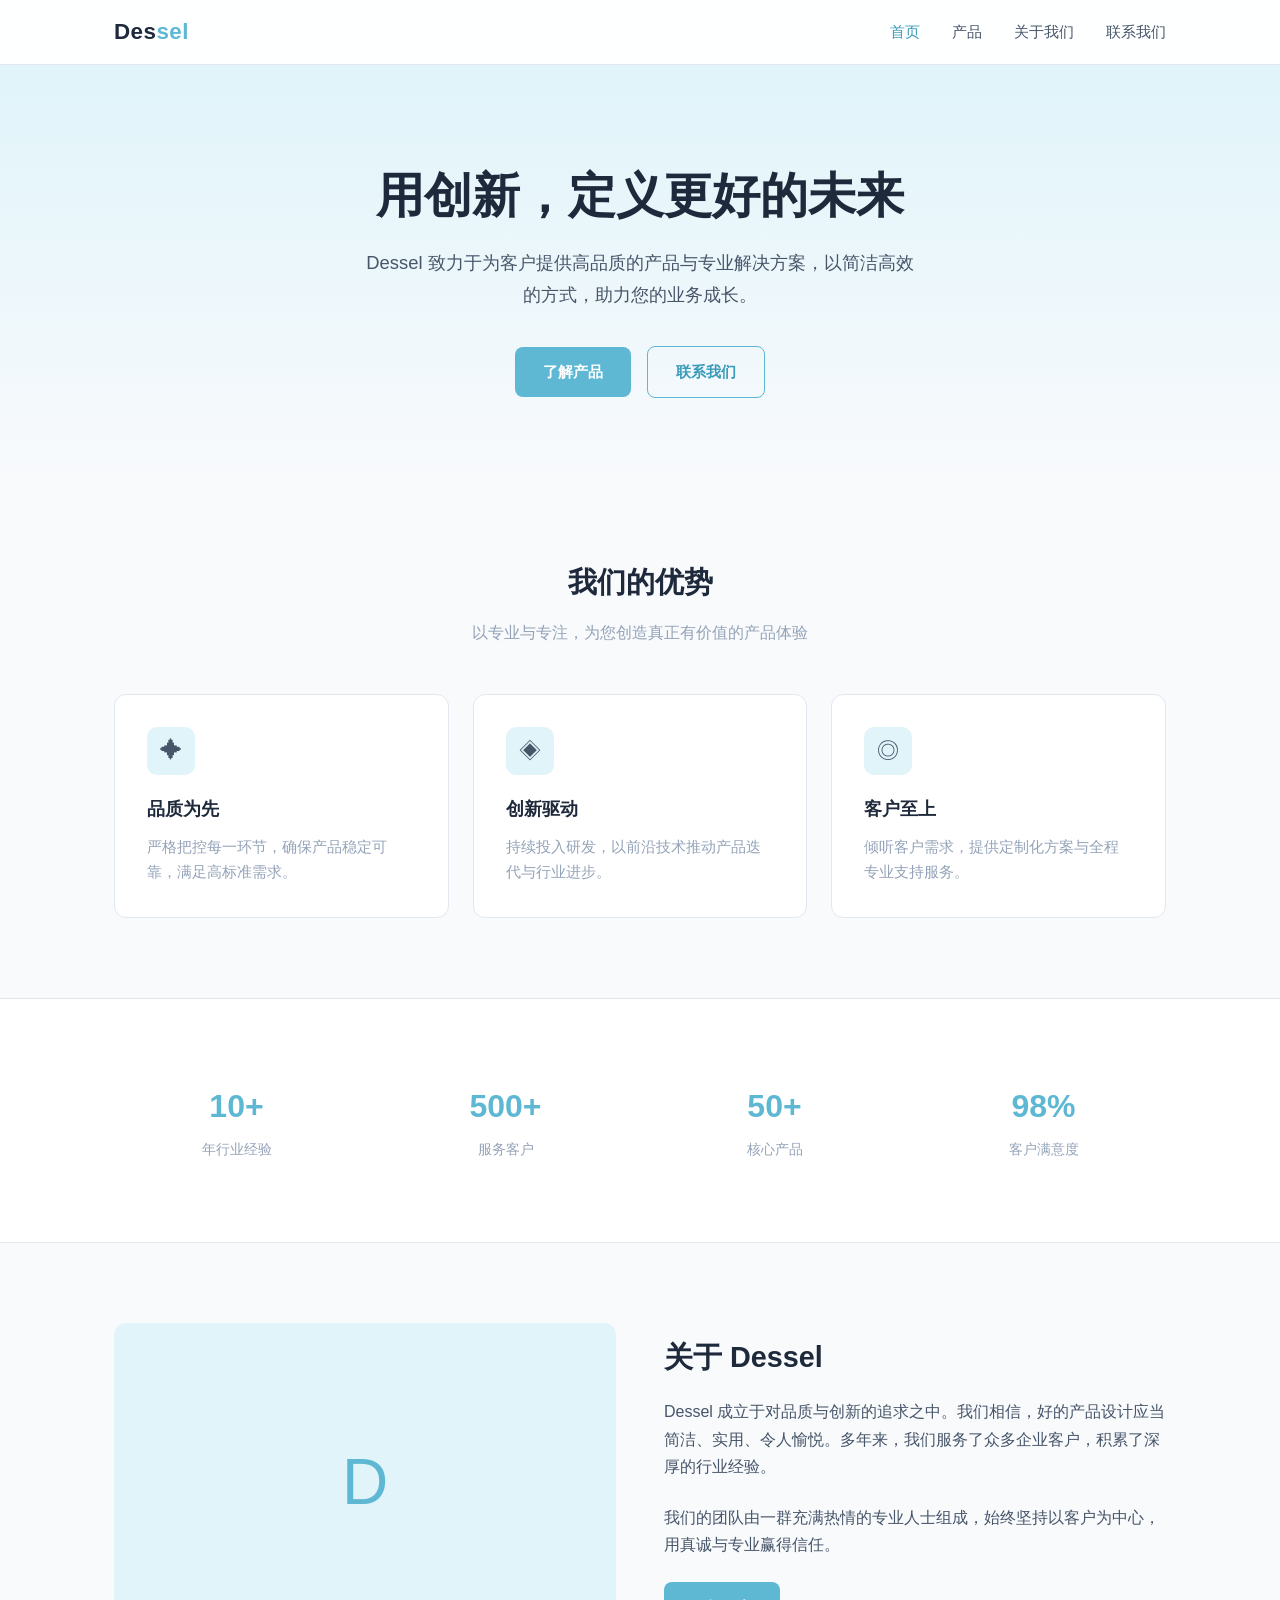
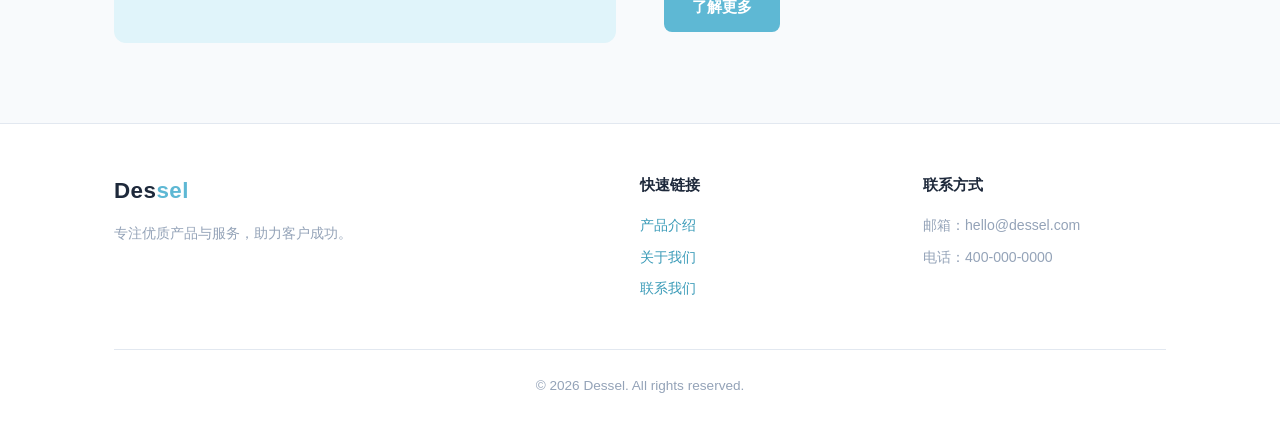
<file: index.html>
<!DOCTYPE html>
<html lang="zh-CN">
<head>
  <meta charset="UTF-8">
  <meta name="viewport" content="width=device-width, initial-scale=1.0">
  <meta name="description" content="Dessel — 专注优质产品与服务的创新企业">
  <title>Dessel — 首页</title>
  <link rel="stylesheet" href="css/style.css">
</head>
<body>

  <header>
    <div class="container">
      <nav>
        <a href="index.html" class="logo">Des<span>sel</span></a>
        <ul class="nav-links">
          <li><a href="index.html" class="active">首页</a></li>
          <li><a href="products.html">产品</a></li>
          <li><a href="about.html">关于我们</a></li>
          <li><a href="contact.html">联系我们</a></li>
        </ul>
        <button class="menu-toggle" aria-label="菜单">
          <span></span><span></span><span></span>
        </button>
      </nav>
    </div>
  </header>

  <section class="hero">
    <div class="container">
      <h1>用创新，定义更好的未来</h1>
      <p>Dessel 致力于为客户提供高品质的产品与专业解决方案，以简洁高效的方式，助力您的业务成长。</p>
      <div class="btn-group">
        <a href="products.html" class="btn btn-primary">了解产品</a>
        <a href="contact.html" class="btn btn-outline">联系我们</a>
      </div>
    </div>
  </section>

  <section>
    <div class="container">
      <div class="section-title">
        <h2>我们的优势</h2>
        <p>以专业与专注，为您创造真正有价值的产品体验</p>
      </div>
      <div class="card-grid">
        <div class="card">
          <div class="card-icon">✦</div>
          <h3>品质为先</h3>
          <p>严格把控每一环节，确保产品稳定可靠，满足高标准需求。</p>
        </div>
        <div class="card">
          <div class="card-icon">◈</div>
          <h3>创新驱动</h3>
          <p>持续投入研发，以前沿技术推动产品迭代与行业进步。</p>
        </div>
        <div class="card">
          <div class="card-icon">◎</div>
          <h3>客户至上</h3>
          <p>倾听客户需求，提供定制化方案与全程专业支持服务。</p>
        </div>
      </div>
    </div>
  </section>

  <section class="stats">
    <div class="container">
      <div class="stats-grid">
        <div class="stat-item">
          <h3>10+</h3>
          <p>年行业经验</p>
        </div>
        <div class="stat-item">
          <h3>500+</h3>
          <p>服务客户</p>
        </div>
        <div class="stat-item">
          <h3>50+</h3>
          <p>核心产品</p>
        </div>
        <div class="stat-item">
          <h3>98%</h3>
          <p>客户满意度</p>
        </div>
      </div>
    </div>
  </section>

  <section>
    <div class="container">
      <div class="about-preview">
        <div class="visual">D</div>
        <div>
          <h2>关于 Dessel</h2>
          <p>Dessel 成立于对品质与创新的追求之中。我们相信，好的产品设计应当简洁、实用、令人愉悦。多年来，我们服务了众多企业客户，积累了深厚的行业经验。</p>
          <p>我们的团队由一群充满热情的专业人士组成，始终坚持以客户为中心，用真诚与专业赢得信任。</p>
          <a href="about.html" class="btn btn-primary">了解更多</a>
        </div>
      </div>
    </div>
  </section>

  <footer>
    <div class="container">
      <div class="footer-grid">
        <div>
          <a href="index.html" class="logo">Des<span>sel</span></a>
          <p style="margin-top: 12px;">专注优质产品与服务，助力客户成功。</p>
        </div>
        <div>
          <h4>快速链接</h4>
          <ul>
            <li><a href="products.html">产品介绍</a></li>
            <li><a href="about.html">关于我们</a></li>
            <li><a href="contact.html">联系我们</a></li>
          </ul>
        </div>
        <div>
          <h4>联系方式</h4>
          <ul>
            <li>邮箱：hello@dessel.com</li>
            <li>电话：400-000-0000</li>
          </ul>
        </div>
      </div>
      <div class="footer-bottom">
        <p>&copy; 2026 Dessel. All rights reserved.</p>
      </div>
    </div>
  </footer>

  <script src="js/main.js"></script>
</body>
</html>
</file>
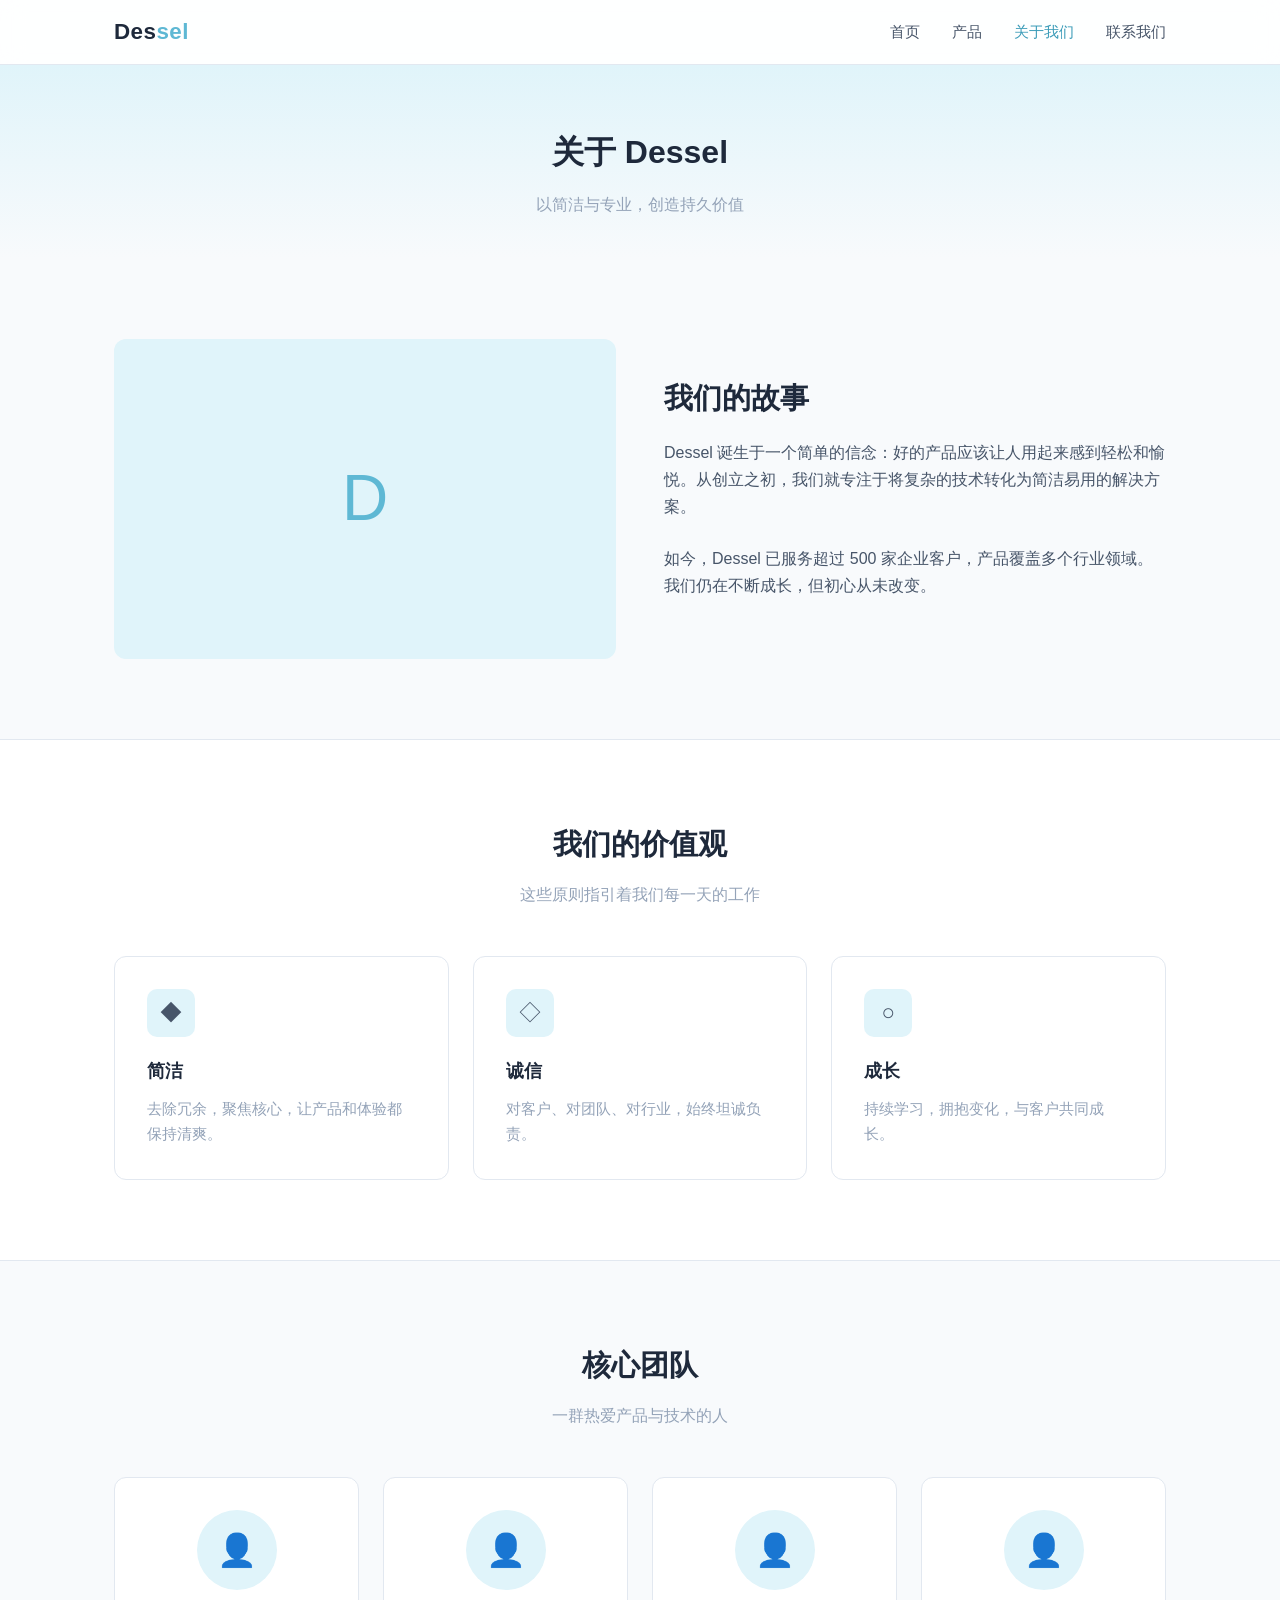
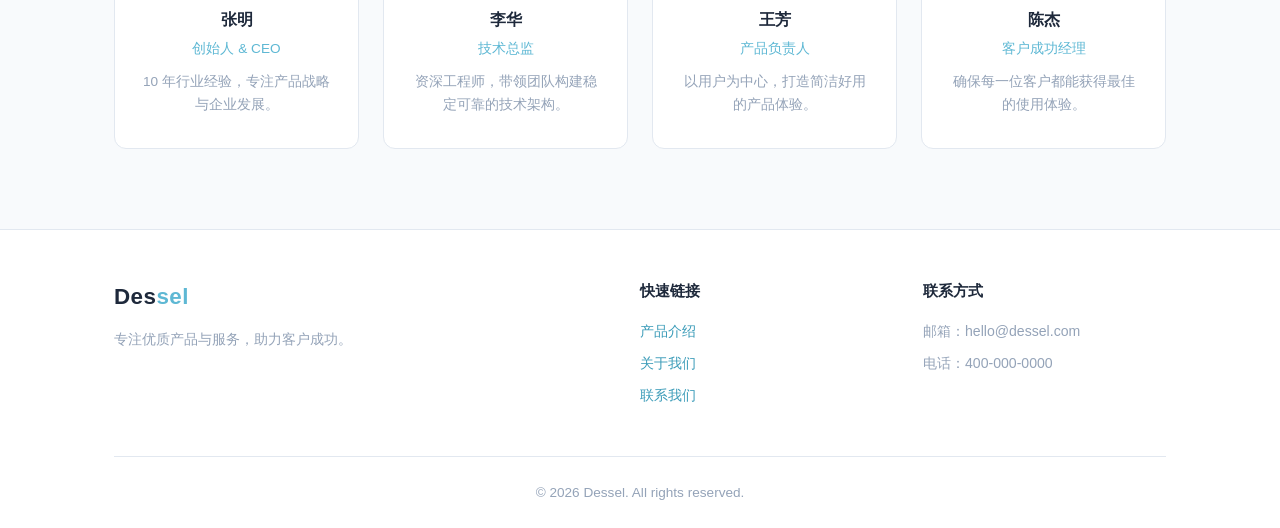
<file: about.html>
<!DOCTYPE html>
<html lang="zh-CN">
<head>
  <meta charset="UTF-8">
  <meta name="viewport" content="width=device-width, initial-scale=1.0">
  <meta name="description" content="了解 Dessel — 我们的故事、使命与团队">
  <title>关于我们 — Dessel</title>
  <link rel="stylesheet" href="css/style.css">
</head>
<body>

  <header>
    <div class="container">
      <nav>
        <a href="index.html" class="logo">Des<span>sel</span></a>
        <ul class="nav-links">
          <li><a href="index.html">首页</a></li>
          <li><a href="products.html">产品</a></li>
          <li><a href="about.html" class="active">关于我们</a></li>
          <li><a href="contact.html">联系我们</a></li>
        </ul>
        <button class="menu-toggle" aria-label="菜单">
          <span></span><span></span><span></span>
        </button>
      </nav>
    </div>
  </header>

  <div class="page-header">
    <div class="container">
      <h1>关于 Dessel</h1>
      <p>以简洁与专业，创造持久价值</p>
    </div>
  </div>

  <section>
    <div class="container">
      <div class="about-preview">
        <div class="visual">D</div>
        <div>
          <h2>我们的故事</h2>
          <p>Dessel 诞生于一个简单的信念：好的产品应该让人用起来感到轻松和愉悦。从创立之初，我们就专注于将复杂的技术转化为简洁易用的解决方案。</p>
          <p>如今，Dessel 已服务超过 500 家企业客户，产品覆盖多个行业领域。我们仍在不断成长，但初心从未改变。</p>
        </div>
      </div>
    </div>
  </section>

  <section style="background: var(--bg-card); border-top: 1px solid var(--border); border-bottom: 1px solid var(--border);">
    <div class="container">
      <div class="section-title">
        <h2>我们的价值观</h2>
        <p>这些原则指引着我们每一天的工作</p>
      </div>
      <div class="card-grid">
        <div class="card">
          <div class="card-icon">◆</div>
          <h3>简洁</h3>
          <p>去除冗余，聚焦核心，让产品和体验都保持清爽。</p>
        </div>
        <div class="card">
          <div class="card-icon">◇</div>
          <h3>诚信</h3>
          <p>对客户、对团队、对行业，始终坦诚负责。</p>
        </div>
        <div class="card">
          <div class="card-icon">○</div>
          <h3>成长</h3>
          <p>持续学习，拥抱变化，与客户共同成长。</p>
        </div>
      </div>
    </div>
  </section>

  <section>
    <div class="container">
      <div class="section-title">
        <h2>核心团队</h2>
        <p>一群热爱产品与技术的人</p>
      </div>
      <div class="team-grid">
        <div class="team-member">
          <div class="avatar">👤</div>
          <h4>张明</h4>
          <p class="role">创始人 & CEO</p>
          <p>10 年行业经验，专注产品战略与企业发展。</p>
        </div>
        <div class="team-member">
          <div class="avatar">👤</div>
          <h4>李华</h4>
          <p class="role">技术总监</p>
          <p>资深工程师，带领团队构建稳定可靠的技术架构。</p>
        </div>
        <div class="team-member">
          <div class="avatar">👤</div>
          <h4>王芳</h4>
          <p class="role">产品负责人</p>
          <p>以用户为中心，打造简洁好用的产品体验。</p>
        </div>
        <div class="team-member">
          <div class="avatar">👤</div>
          <h4>陈杰</h4>
          <p class="role">客户成功经理</p>
          <p>确保每一位客户都能获得最佳的使用体验。</p>
        </div>
      </div>
    </div>
  </section>

  <footer>
    <div class="container">
      <div class="footer-grid">
        <div>
          <a href="index.html" class="logo">Des<span>sel</span></a>
          <p style="margin-top: 12px;">专注优质产品与服务，助力客户成功。</p>
        </div>
        <div>
          <h4>快速链接</h4>
          <ul>
            <li><a href="products.html">产品介绍</a></li>
            <li><a href="about.html">关于我们</a></li>
            <li><a href="contact.html">联系我们</a></li>
          </ul>
        </div>
        <div>
          <h4>联系方式</h4>
          <ul>
            <li>邮箱：hello@dessel.com</li>
            <li>电话：400-000-0000</li>
          </ul>
        </div>
      </div>
      <div class="footer-bottom">
        <p>&copy; 2026 Dessel. All rights reserved.</p>
      </div>
    </div>
  </footer>

  <script src="js/main.js"></script>
</body>
</html>
</file>
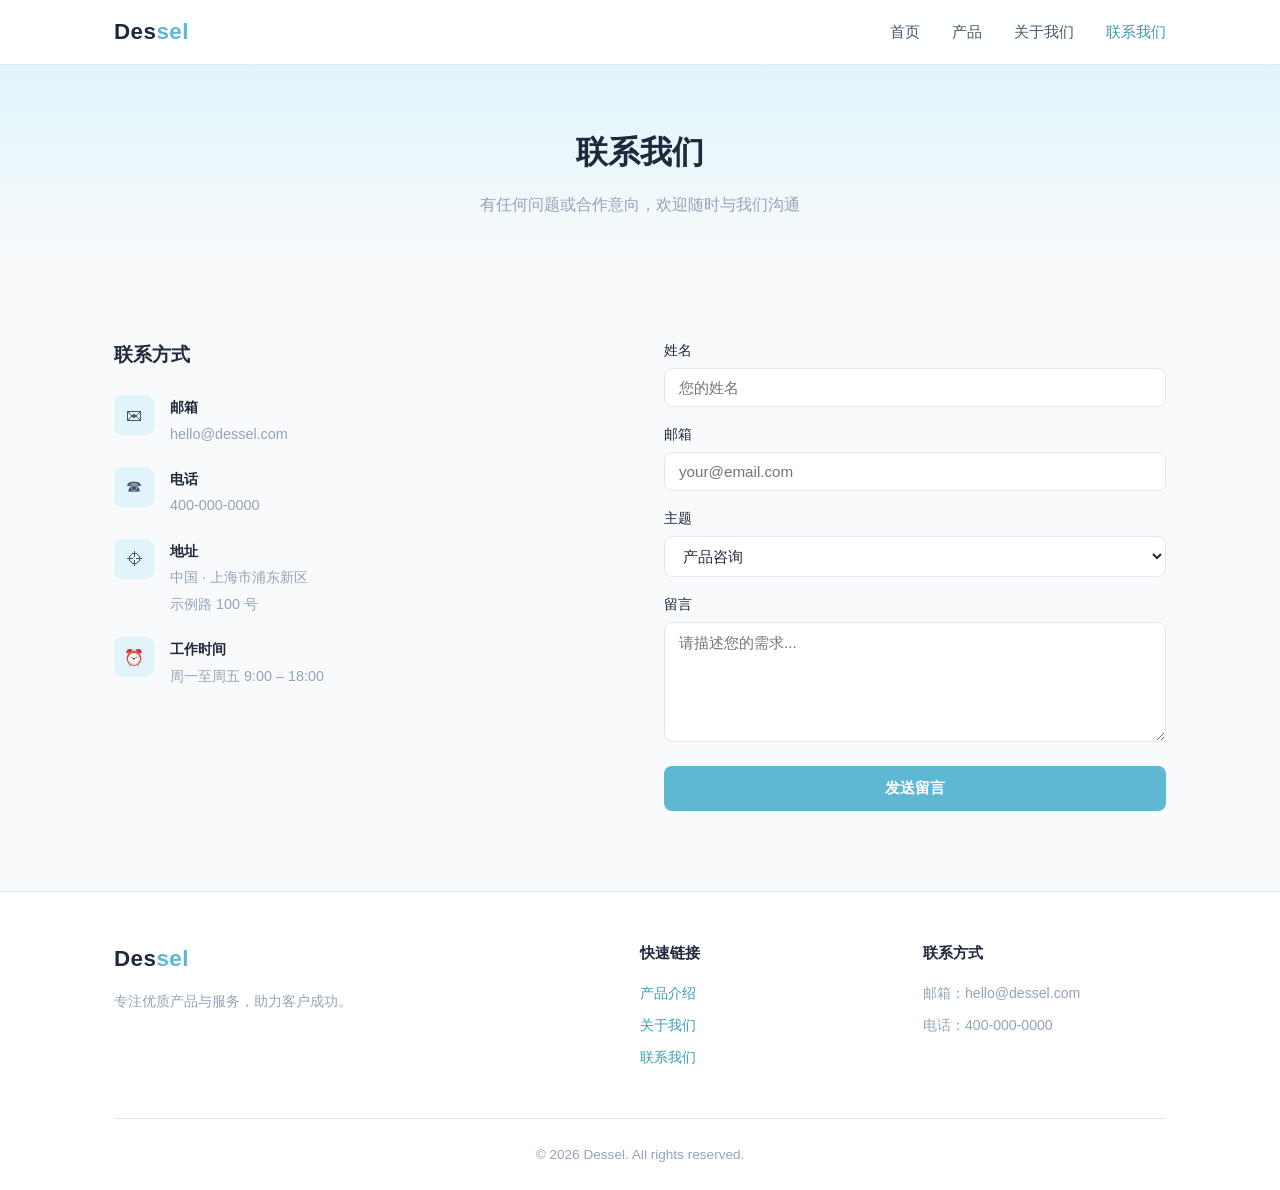
<file: contact.html>
<!DOCTYPE html>
<html lang="zh-CN">
<head>
  <meta charset="UTF-8">
  <meta name="viewport" content="width=device-width, initial-scale=1.0">
  <meta name="description" content="联系 Dessel — 我们期待与您合作">
  <title>联系我们 — Dessel</title>
  <link rel="stylesheet" href="css/style.css">
</head>
<body>

  <header>
    <div class="container">
      <nav>
        <a href="index.html" class="logo">Des<span>sel</span></a>
        <ul class="nav-links">
          <li><a href="index.html">首页</a></li>
          <li><a href="products.html">产品</a></li>
          <li><a href="about.html">关于我们</a></li>
          <li><a href="contact.html" class="active">联系我们</a></li>
        </ul>
        <button class="menu-toggle" aria-label="菜单">
          <span></span><span></span><span></span>
        </button>
      </nav>
    </div>
  </header>

  <div class="page-header">
    <div class="container">
      <h1>联系我们</h1>
      <p>有任何问题或合作意向，欢迎随时与我们沟通</p>
    </div>
  </div>

  <section>
    <div class="container">
      <div class="contact-grid">
        <div class="contact-info">
          <h3>联系方式</h3>
          <div class="info-item">
            <div class="icon">✉</div>
            <div>
              <strong>邮箱</strong>
              <span>hello@dessel.com</span>
            </div>
          </div>
          <div class="info-item">
            <div class="icon">☎</div>
            <div>
              <strong>电话</strong>
              <span>400-000-0000</span>
            </div>
          </div>
          <div class="info-item">
            <div class="icon">⌖</div>
            <div>
              <strong>地址</strong>
              <span>中国 · 上海市浦东新区<br>示例路 100 号</span>
            </div>
          </div>
          <div class="info-item">
            <div class="icon">⏰</div>
            <div>
              <strong>工作时间</strong>
              <span>周一至周五 9:00 – 18:00</span>
            </div>
          </div>
        </div>

        <form id="contact-form">
          <div class="form-group">
            <label for="name">姓名</label>
            <input type="text" id="name" name="name" placeholder="您的姓名" required>
          </div>
          <div class="form-group">
            <label for="email">邮箱</label>
            <input type="email" id="email" name="email" placeholder="your@email.com" required>
          </div>
          <div class="form-group">
            <label for="subject">主题</label>
            <select id="subject" name="subject">
              <option value="product">产品咨询</option>
              <option value="cooperation">商务合作</option>
              <option value="support">技术支持</option>
              <option value="other">其他</option>
            </select>
          </div>
          <div class="form-group">
            <label for="message">留言</label>
            <textarea id="message" name="message" placeholder="请描述您的需求..." required></textarea>
          </div>
          <button type="submit" class="btn btn-primary">发送留言</button>
        </form>
      </div>
    </div>
  </section>

  <footer>
    <div class="container">
      <div class="footer-grid">
        <div>
          <a href="index.html" class="logo">Des<span>sel</span></a>
          <p style="margin-top: 12px;">专注优质产品与服务，助力客户成功。</p>
        </div>
        <div>
          <h4>快速链接</h4>
          <ul>
            <li><a href="products.html">产品介绍</a></li>
            <li><a href="about.html">关于我们</a></li>
            <li><a href="contact.html">联系我们</a></li>
          </ul>
        </div>
        <div>
          <h4>联系方式</h4>
          <ul>
            <li>邮箱：hello@dessel.com</li>
            <li>电话：400-000-0000</li>
          </ul>
        </div>
      </div>
      <div class="footer-bottom">
        <p>&copy; 2026 Dessel. All rights reserved.</p>
      </div>
    </div>
  </footer>

  <script src="js/main.js"></script>
</body>
</html>
</file>
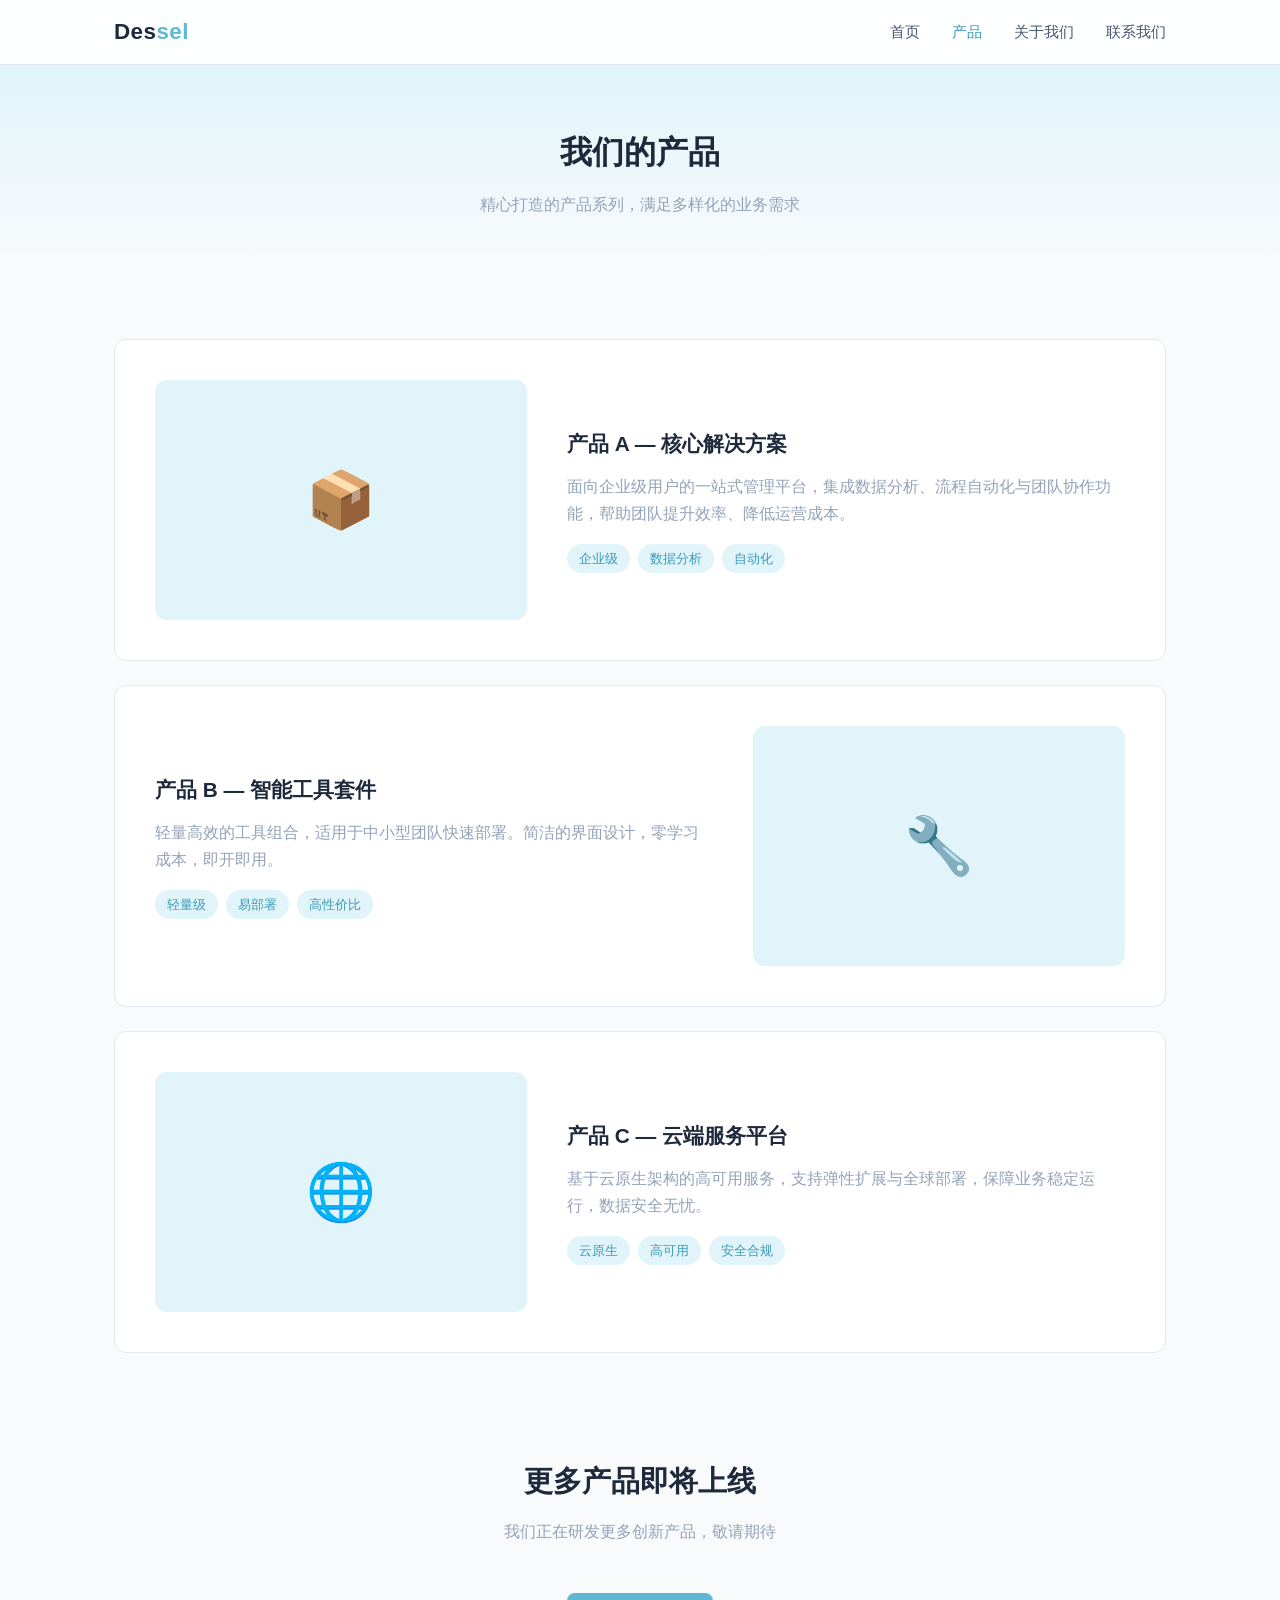
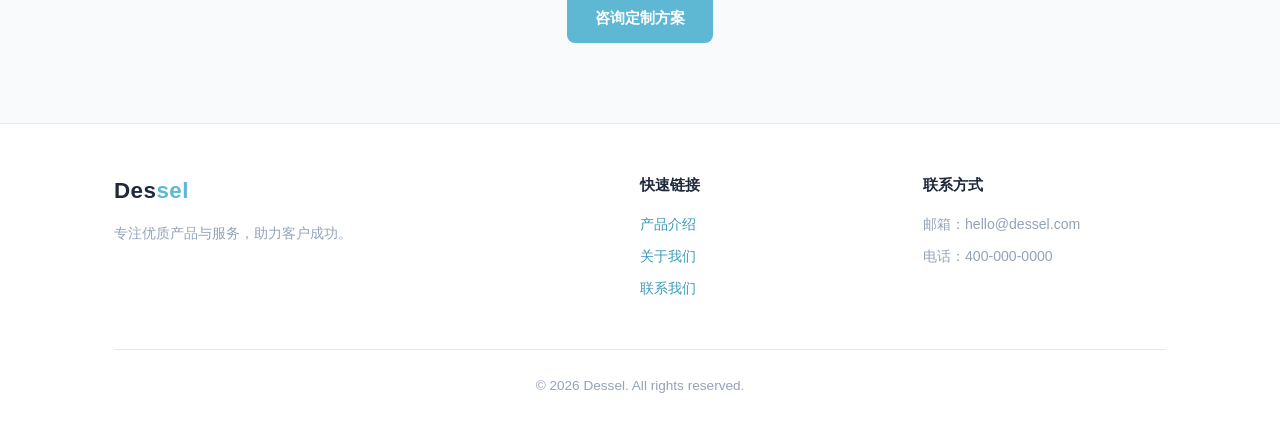
<file: products.html>
<!DOCTYPE html>
<html lang="zh-CN">
<head>
  <meta charset="UTF-8">
  <meta name="viewport" content="width=device-width, initial-scale=1.0">
  <meta name="description" content="Dessel 产品系列 — 高品质解决方案">
  <title>产品 — Dessel</title>
  <link rel="stylesheet" href="css/style.css">
</head>
<body>

  <header>
    <div class="container">
      <nav>
        <a href="index.html" class="logo">Des<span>sel</span></a>
        <ul class="nav-links">
          <li><a href="index.html">首页</a></li>
          <li><a href="products.html" class="active">产品</a></li>
          <li><a href="about.html">关于我们</a></li>
          <li><a href="contact.html">联系我们</a></li>
        </ul>
        <button class="menu-toggle" aria-label="菜单">
          <span></span><span></span><span></span>
        </button>
      </nav>
    </div>
  </header>

  <div class="page-header">
    <div class="container">
      <h1>我们的产品</h1>
      <p>精心打造的产品系列，满足多样化的业务需求</p>
    </div>
  </div>

  <section>
    <div class="container">
      <div class="product-card">
        <div class="product-visual">📦</div>
        <div>
          <h3>产品 A — 核心解决方案</h3>
          <p>面向企业级用户的一站式管理平台，集成数据分析、流程自动化与团队协作功能，帮助团队提升效率、降低运营成本。</p>
          <div class="tag-list">
            <span class="tag">企业级</span>
            <span class="tag">数据分析</span>
            <span class="tag">自动化</span>
          </div>
        </div>
      </div>

      <div class="product-card">
        <div class="product-visual">🔧</div>
        <div>
          <h3>产品 B — 智能工具套件</h3>
          <p>轻量高效的工具组合，适用于中小型团队快速部署。简洁的界面设计，零学习成本，即开即用。</p>
          <div class="tag-list">
            <span class="tag">轻量级</span>
            <span class="tag">易部署</span>
            <span class="tag">高性价比</span>
          </div>
        </div>
      </div>

      <div class="product-card">
        <div class="product-visual">🌐</div>
        <div>
          <h3>产品 C — 云端服务平台</h3>
          <p>基于云原生架构的高可用服务，支持弹性扩展与全球部署，保障业务稳定运行，数据安全无忧。</p>
          <div class="tag-list">
            <span class="tag">云原生</span>
            <span class="tag">高可用</span>
            <span class="tag">安全合规</span>
          </div>
        </div>
      </div>
    </div>
  </section>

  <section style="padding-top: 0;">
    <div class="container">
      <div class="section-title">
        <h2>更多产品即将上线</h2>
        <p>我们正在研发更多创新产品，敬请期待</p>
      </div>
      <div style="text-align: center;">
        <a href="contact.html" class="btn btn-primary">咨询定制方案</a>
      </div>
    </div>
  </section>

  <footer>
    <div class="container">
      <div class="footer-grid">
        <div>
          <a href="index.html" class="logo">Des<span>sel</span></a>
          <p style="margin-top: 12px;">专注优质产品与服务，助力客户成功。</p>
        </div>
        <div>
          <h4>快速链接</h4>
          <ul>
            <li><a href="products.html">产品介绍</a></li>
            <li><a href="about.html">关于我们</a></li>
            <li><a href="contact.html">联系我们</a></li>
          </ul>
        </div>
        <div>
          <h4>联系方式</h4>
          <ul>
            <li>邮箱：hello@dessel.com</li>
            <li>电话：400-000-0000</li>
          </ul>
        </div>
      </div>
      <div class="footer-bottom">
        <p>&copy; 2026 Dessel. All rights reserved.</p>
      </div>
    </div>
  </footer>

  <script src="js/main.js"></script>
</body>
</html>
</file>
<file: css/style.css>
/* Dessel — 淡色清爽风格 */
:root {
  --bg: #f8fafc;
  --bg-card: #ffffff;
  --primary: #5eb8d4;
  --primary-light: #e0f4fa;
  --primary-dark: #3a9bb8;
  --text: #475569;
  --text-dark: #1e293b;
  --text-muted: #94a3b8;
  --border: #e2e8f0;
  --shadow: 0 4px 24px rgba(94, 184, 212, 0.08);
  --radius: 12px;
  --font: "PingFang SC", "Microsoft YaHei", -apple-system, BlinkMacSystemFont, sans-serif;
}

*,
*::before,
*::after {
  box-sizing: border-box;
  margin: 0;
  padding: 0;
}

html {
  scroll-behavior: smooth;
}

body {
  font-family: var(--font);
  background: var(--bg);
  color: var(--text);
  line-height: 1.7;
  font-size: 16px;
}

a {
  color: var(--primary-dark);
  text-decoration: none;
  transition: color 0.2s;
}

a:hover {
  color: var(--primary);
}

img {
  max-width: 100%;
  display: block;
}

.container {
  max-width: 1100px;
  margin: 0 auto;
  padding: 0 24px;
}

/* Header */
header {
  position: sticky;
  top: 0;
  z-index: 100;
  background: rgba(255, 255, 255, 0.85);
  backdrop-filter: blur(12px);
  border-bottom: 1px solid var(--border);
}

nav {
  display: flex;
  align-items: center;
  justify-content: space-between;
  height: 64px;
}

.logo {
  font-size: 1.4rem;
  font-weight: 700;
  color: var(--text-dark);
  letter-spacing: 0.02em;
}

.logo span {
  color: var(--primary);
}

.nav-links {
  display: flex;
  gap: 32px;
  list-style: none;
}

.nav-links a {
  color: var(--text);
  font-size: 0.95rem;
  font-weight: 500;
}

.nav-links a:hover,
.nav-links a.active {
  color: var(--primary-dark);
}

.menu-toggle {
  display: none;
  background: none;
  border: none;
  cursor: pointer;
  padding: 8px;
}

.menu-toggle span {
  display: block;
  width: 22px;
  height: 2px;
  background: var(--text-dark);
  margin: 5px 0;
  border-radius: 2px;
  transition: 0.3s;
}

/* Hero */
.hero {
  padding: 100px 0 80px;
  text-align: center;
  background: linear-gradient(180deg, var(--primary-light) 0%, var(--bg) 100%);
}

.hero h1 {
  font-size: clamp(2rem, 5vw, 3rem);
  color: var(--text-dark);
  font-weight: 700;
  line-height: 1.3;
  margin-bottom: 20px;
}

.hero p {
  font-size: 1.15rem;
  color: var(--text);
  max-width: 560px;
  margin: 0 auto 36px;
}

.btn {
  display: inline-block;
  padding: 12px 28px;
  border-radius: 8px;
  font-size: 0.95rem;
  font-weight: 600;
  cursor: pointer;
  border: none;
  transition: all 0.2s;
}

.btn-primary {
  background: var(--primary);
  color: #fff;
}

.btn-primary:hover {
  background: var(--primary-dark);
  color: #fff;
  transform: translateY(-1px);
  box-shadow: var(--shadow);
}

.btn-outline {
  background: transparent;
  color: var(--primary-dark);
  border: 1.5px solid var(--primary);
  margin-left: 12px;
}

.btn-outline:hover {
  background: var(--primary-light);
  color: var(--primary-dark);
}

/* Sections */
section {
  padding: 80px 0;
}

.section-title {
  text-align: center;
  margin-bottom: 48px;
}

.section-title h2 {
  font-size: 1.8rem;
  color: var(--text-dark);
  margin-bottom: 12px;
}

.section-title p {
  color: var(--text-muted);
  max-width: 480px;
  margin: 0 auto;
}

/* Cards */
.card-grid {
  display: grid;
  grid-template-columns: repeat(auto-fit, minmax(280px, 1fr));
  gap: 24px;
}

.card {
  background: var(--bg-card);
  border: 1px solid var(--border);
  border-radius: var(--radius);
  padding: 32px;
  transition: box-shadow 0.2s, transform 0.2s;
}

.card:hover {
  box-shadow: var(--shadow);
  transform: translateY(-2px);
}

.card-icon {
  width: 48px;
  height: 48px;
  background: var(--primary-light);
  border-radius: 10px;
  display: flex;
  align-items: center;
  justify-content: center;
  font-size: 1.4rem;
  margin-bottom: 20px;
}

.card h3 {
  color: var(--text-dark);
  font-size: 1.1rem;
  margin-bottom: 10px;
}

.card p {
  font-size: 0.92rem;
  color: var(--text-muted);
}

/* About preview */
.about-preview {
  display: grid;
  grid-template-columns: 1fr 1fr;
  gap: 48px;
  align-items: center;
}

.about-preview .visual {
  background: var(--primary-light);
  border-radius: var(--radius);
  height: 320px;
  display: flex;
  align-items: center;
  justify-content: center;
  font-size: 4rem;
  color: var(--primary);
}

.about-preview h2 {
  font-size: 1.8rem;
  color: var(--text-dark);
  margin-bottom: 16px;
}

.about-preview p {
  margin-bottom: 24px;
  color: var(--text);
}

/* Stats */
.stats {
  background: var(--bg-card);
  border-top: 1px solid var(--border);
  border-bottom: 1px solid var(--border);
}

.stats-grid {
  display: grid;
  grid-template-columns: repeat(4, 1fr);
  gap: 24px;
  text-align: center;
}

.stat-item h3 {
  font-size: 2rem;
  color: var(--primary);
  font-weight: 700;
}

.stat-item p {
  color: var(--text-muted);
  font-size: 0.9rem;
  margin-top: 4px;
}

/* Contact form */
.contact-grid {
  display: grid;
  grid-template-columns: 1fr 1fr;
  gap: 48px;
}

.contact-info h3 {
  color: var(--text-dark);
  margin-bottom: 24px;
  font-size: 1.2rem;
}

.info-item {
  display: flex;
  gap: 16px;
  margin-bottom: 20px;
  align-items: flex-start;
}

.info-item .icon {
  width: 40px;
  height: 40px;
  background: var(--primary-light);
  border-radius: 8px;
  display: flex;
  align-items: center;
  justify-content: center;
  flex-shrink: 0;
}

.info-item strong {
  display: block;
  color: var(--text-dark);
  font-size: 0.9rem;
}

.info-item span {
  font-size: 0.9rem;
  color: var(--text-muted);
}

form {
  display: flex;
  flex-direction: column;
  gap: 16px;
}

.form-group label {
  display: block;
  font-size: 0.85rem;
  color: var(--text-dark);
  margin-bottom: 6px;
  font-weight: 500;
}

.form-group input,
.form-group textarea,
.form-group select {
  width: 100%;
  padding: 10px 14px;
  border: 1px solid var(--border);
  border-radius: 8px;
  font-family: var(--font);
  font-size: 0.95rem;
  color: var(--text-dark);
  background: var(--bg-card);
  transition: border-color 0.2s;
}

.form-group input:focus,
.form-group textarea:focus,
.form-group select:focus {
  outline: none;
  border-color: var(--primary);
}

.form-group textarea {
  resize: vertical;
  min-height: 120px;
}

/* Footer */
footer {
  background: var(--bg-card);
  border-top: 1px solid var(--border);
  padding: 48px 0 24px;
}

.footer-grid {
  display: grid;
  grid-template-columns: 2fr 1fr 1fr;
  gap: 40px;
  margin-bottom: 40px;
}

.footer-grid h4 {
  color: var(--text-dark);
  margin-bottom: 16px;
  font-size: 0.95rem;
}

.footer-grid p,
.footer-grid li {
  font-size: 0.88rem;
  color: var(--text-muted);
  list-style: none;
  margin-bottom: 8px;
}

.footer-bottom {
  border-top: 1px solid var(--border);
  padding-top: 24px;
  text-align: center;
  font-size: 0.85rem;
  color: var(--text-muted);
}

/* Page header (inner pages) */
.page-header {
  padding: 60px 0 40px;
  text-align: center;
  background: linear-gradient(180deg, var(--primary-light) 0%, var(--bg) 100%);
}

.page-header h1 {
  font-size: 2rem;
  color: var(--text-dark);
  margin-bottom: 12px;
}

.page-header p {
  color: var(--text-muted);
}

/* Product detail */
.product-card {
  display: grid;
  grid-template-columns: 1fr 1.5fr;
  gap: 40px;
  align-items: center;
  background: var(--bg-card);
  border: 1px solid var(--border);
  border-radius: var(--radius);
  padding: 40px;
  margin-bottom: 24px;
}

.product-card:nth-child(even) {
  direction: rtl;
}

.product-card:nth-child(even) > * {
  direction: ltr;
}

.product-visual {
  background: var(--primary-light);
  border-radius: var(--radius);
  height: 240px;
  display: flex;
  align-items: center;
  justify-content: center;
  font-size: 3.5rem;
}

.product-card h3 {
  font-size: 1.3rem;
  color: var(--text-dark);
  margin-bottom: 12px;
}

.product-card p {
  color: var(--text-muted);
  margin-bottom: 16px;
}

.tag-list {
  display: flex;
  flex-wrap: wrap;
  gap: 8px;
}

.tag {
  background: var(--primary-light);
  color: var(--primary-dark);
  font-size: 0.8rem;
  padding: 4px 12px;
  border-radius: 20px;
}

/* Team */
.team-grid {
  display: grid;
  grid-template-columns: repeat(auto-fit, minmax(220px, 1fr));
  gap: 24px;
}

.team-member {
  text-align: center;
  background: var(--bg-card);
  border: 1px solid var(--border);
  border-radius: var(--radius);
  padding: 32px 24px;
}

.avatar {
  width: 80px;
  height: 80px;
  background: var(--primary-light);
  border-radius: 50%;
  margin: 0 auto 16px;
  display: flex;
  align-items: center;
  justify-content: center;
  font-size: 2rem;
}

.team-member h4 {
  color: var(--text-dark);
  margin-bottom: 4px;
}

.team-member .role {
  color: var(--primary);
  font-size: 0.85rem;
  margin-bottom: 10px;
}

.team-member p {
  font-size: 0.85rem;
  color: var(--text-muted);
}

/* Responsive */
@media (max-width: 768px) {
  .nav-links {
    display: none;
    position: absolute;
    top: 64px;
    left: 0;
    right: 0;
    background: var(--bg-card);
    flex-direction: column;
    padding: 16px 24px;
    gap: 16px;
    border-bottom: 1px solid var(--border);
  }

  .nav-links.open {
    display: flex;
  }

  .menu-toggle {
    display: block;
  }

  .about-preview,
  .contact-grid,
  .product-card,
  .footer-grid {
    grid-template-columns: 1fr;
  }

  .product-card:nth-child(even) {
    direction: ltr;
  }

  .stats-grid {
    grid-template-columns: repeat(2, 1fr);
  }

  .btn-outline {
    margin-left: 0;
    margin-top: 12px;
  }

  .hero .btn-group {
    display: flex;
    flex-direction: column;
    align-items: center;
    gap: 12px;
  }
}
</file>
